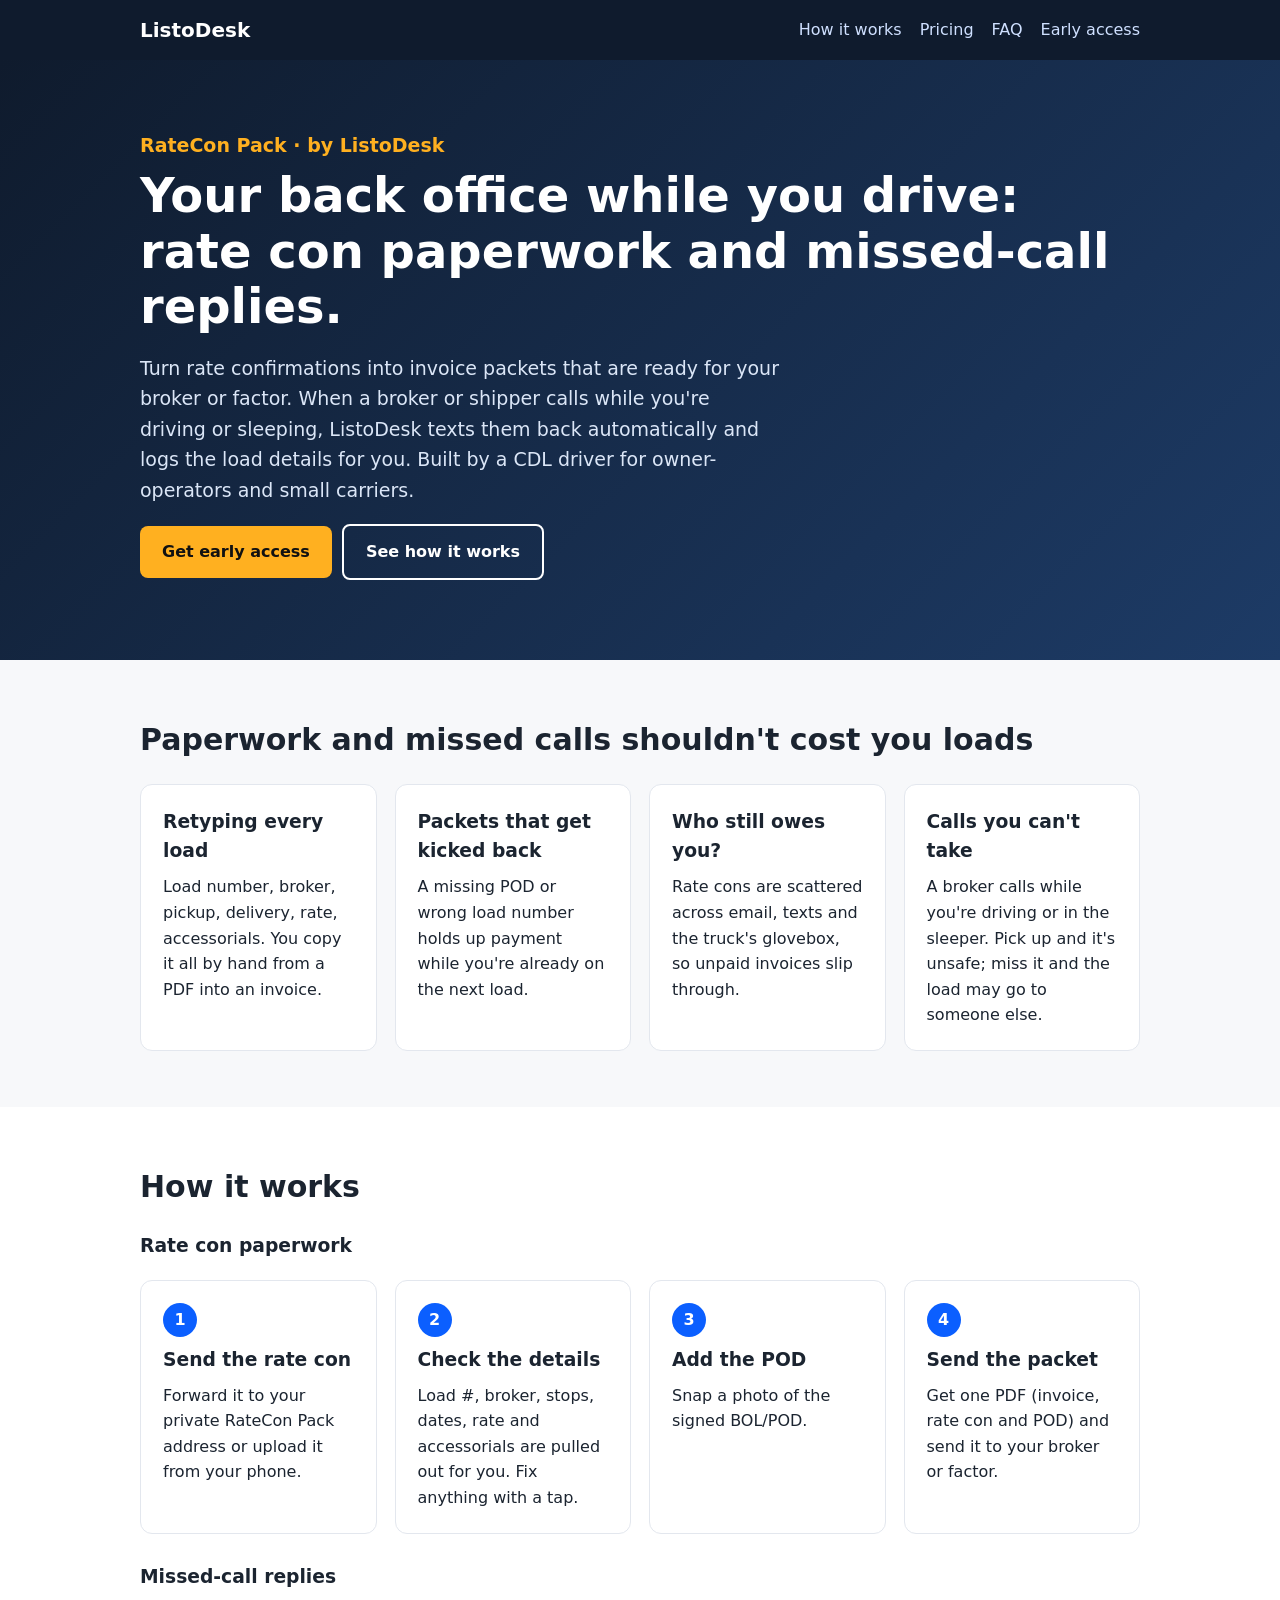
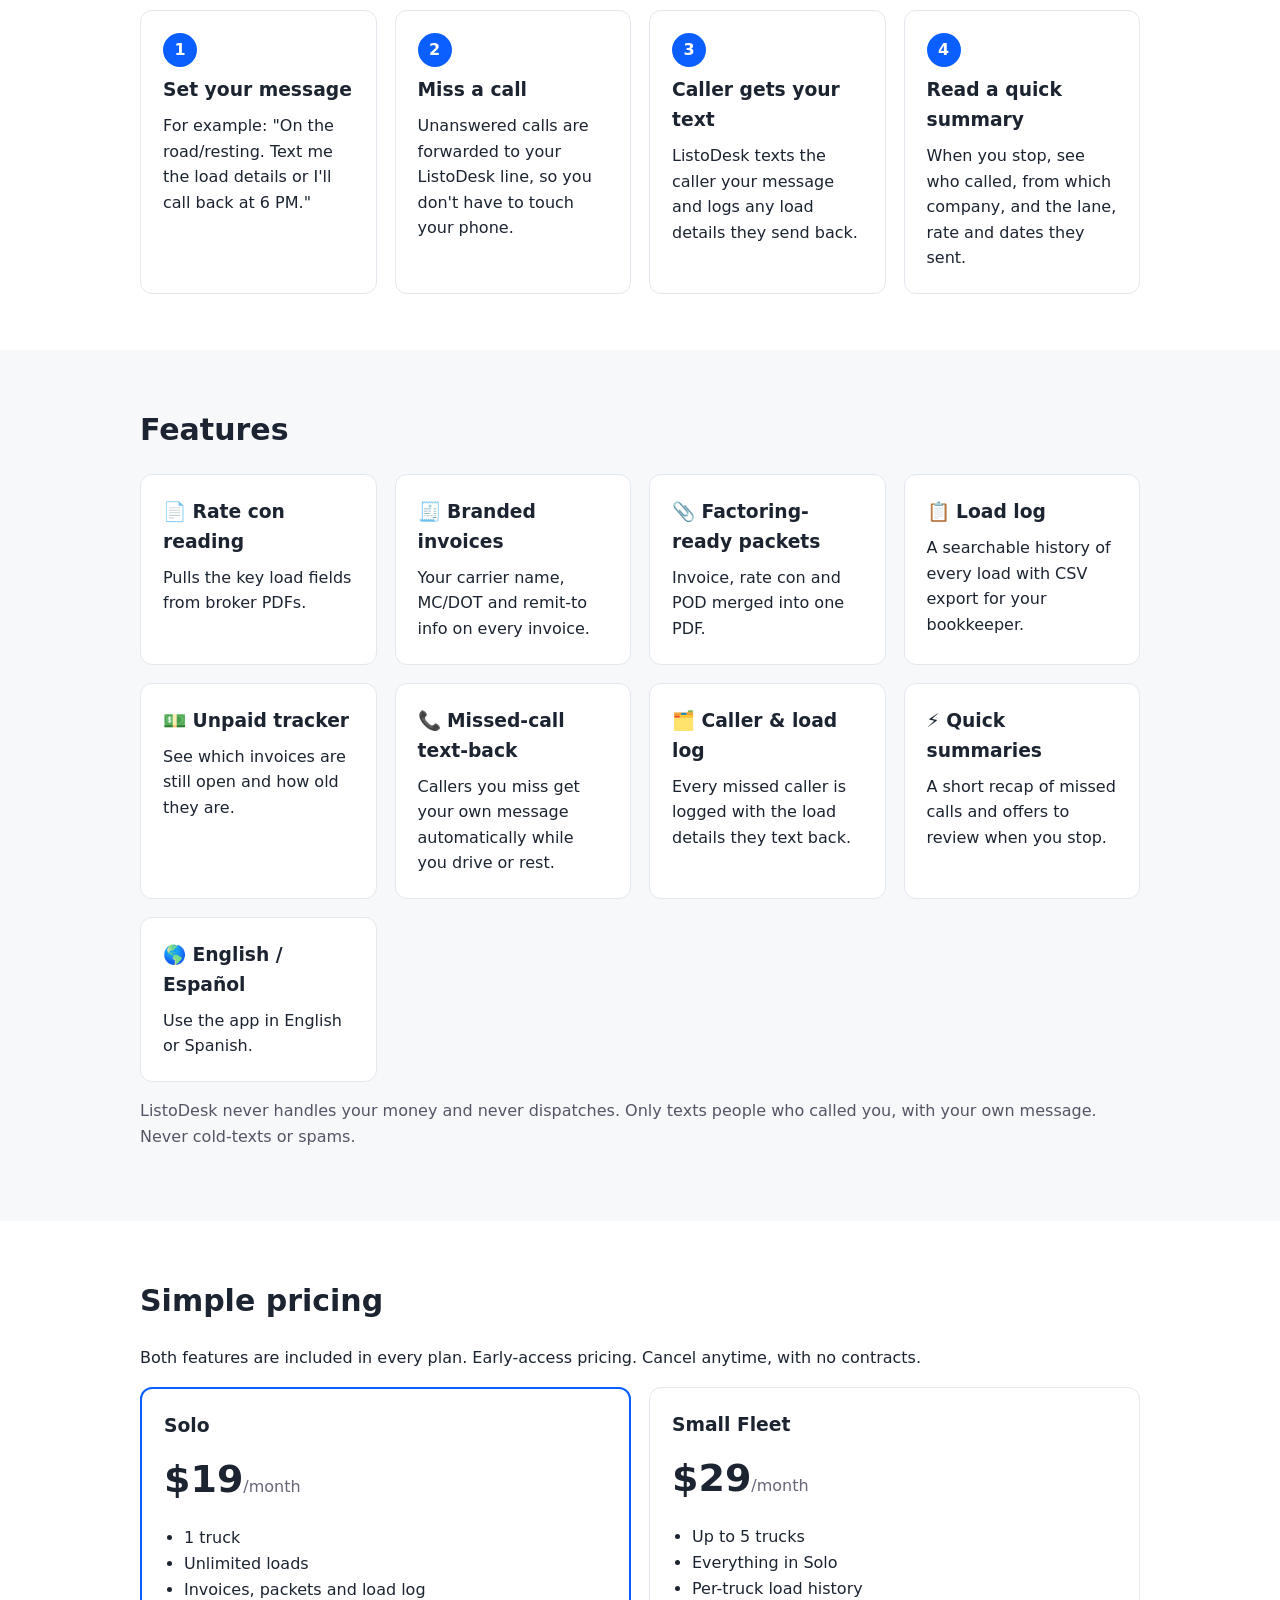
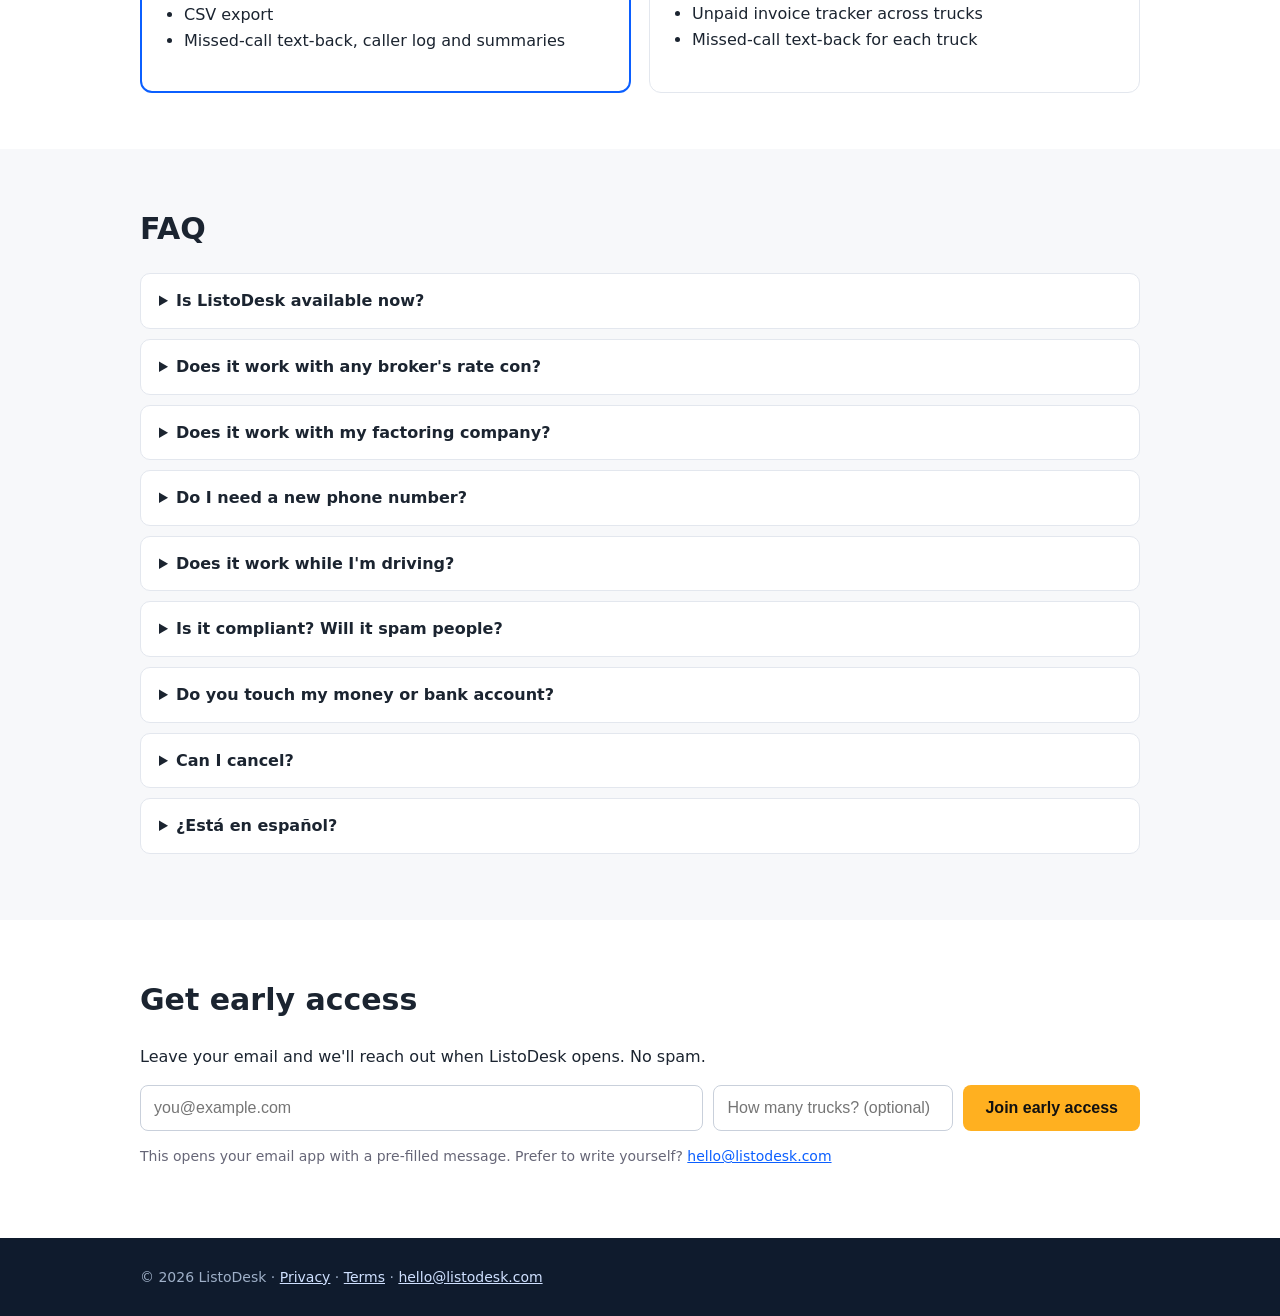
<file: index.html>
<!doctype html><html lang="en"><head><meta charset="utf-8"><meta name="viewport" content="width=device-width,initial-scale=1"><link rel="stylesheet" href="style.css"><title>ListoDesk: rate con paperwork and missed-call replies for owner-operators</title><meta name="description" content="ListoDesk turns rate confirmations into invoice packets and automatically texts back brokers and shippers you miss while driving or resting. Built for owner-operators and small carriers."></head><body><header><div class="w"><nav><b>ListoDesk</b><a href="index.html#how">How it works</a><a href="index.html#pricing">Pricing</a><a href="index.html#faq">FAQ</a><a href="index.html#early">Early access</a></nav></div></header>
<div class="hero"><div class="w"><p style="margin:0 0 8px;color:#ffb020;font-weight:700">RateCon Pack · by ListoDesk</p><h1>Your back office while you drive: rate con paperwork and missed-call replies.</h1><p>Turn rate confirmations into invoice packets that are ready for your broker or factor. When a broker or shipper calls while you're driving or sleeping, ListoDesk texts them back automatically and logs the load details for you. Built by a CDL driver for owner-operators and small carriers.</p><a class="btn" href="#early">Get early access</a><a class="btn o" href="#how">See how it works</a></div></div>
<section><div class="w"><h2>Paperwork and missed calls shouldn't cost you loads</h2><div class="g">
<div class="c"><h3>Retyping every load</h3>Load number, broker, pickup, delivery, rate, accessorials. You copy it all by hand from a PDF into an invoice.</div>
<div class="c"><h3>Packets that get kicked back</h3>A missing POD or wrong load number holds up payment while you're already on the next load.</div>
<div class="c"><h3>Who still owes you?</h3>Rate cons are scattered across email, texts and the truck's glovebox, so unpaid invoices slip through.</div>
<div class="c"><h3>Calls you can't take</h3>A broker calls while you're driving or in the sleeper. Pick up and it's unsafe; miss it and the load may go to someone else.</div></div></div></section>
<section class="alt" id="how"><div class="w"><h2>How it works</h2><h3>Rate con paperwork</h3><div class="g">
<div class="c"><span class="n">1</span><h3>Send the rate con</h3>Forward it to your private RateCon Pack address or upload it from your phone.</div>
<div class="c"><span class="n">2</span><h3>Check the details</h3>Load #, broker, stops, dates, rate and accessorials are pulled out for you. Fix anything with a tap.</div>
<div class="c"><span class="n">3</span><h3>Add the POD</h3>Snap a photo of the signed BOL/POD.</div>
<div class="c"><span class="n">4</span><h3>Send the packet</h3>Get one PDF (invoice, rate con and POD) and send it to your broker or factor.</div></div>
<h3 style="margin-top:28px">Missed-call replies</h3><div class="g">
<div class="c"><span class="n">1</span><h3>Set your message</h3>For example: "On the road/resting. Text me the load details or I'll call back at 6 PM."</div>
<div class="c"><span class="n">2</span><h3>Miss a call</h3>Unanswered calls are forwarded to your ListoDesk line, so you don't have to touch your phone.</div>
<div class="c"><span class="n">3</span><h3>Caller gets your text</h3>ListoDesk texts the caller your message and logs any load details they send back.</div>
<div class="c"><span class="n">4</span><h3>Read a quick summary</h3>When you stop, see who called, from which company, and the lane, rate and dates they sent.</div></div></div></section>
<section><div class="w"><h2>Features</h2><div class="g">
<div class="c"><h3>📄 Rate con reading</h3>Pulls the key load fields from broker PDFs.</div>
<div class="c"><h3>🧾 Branded invoices</h3>Your carrier name, MC/DOT and remit-to info on every invoice.</div>
<div class="c"><h3>📎 Factoring-ready packets</h3>Invoice, rate con and POD merged into one PDF.</div>
<div class="c"><h3>📋 Load log</h3>A searchable history of every load with CSV export for your bookkeeper.</div>
<div class="c"><h3>💵 Unpaid tracker</h3>See which invoices are still open and how old they are.</div>
<div class="c"><h3>📞 Missed-call text-back</h3>Callers you miss get your own message automatically while you drive or rest.</div>
<div class="c"><h3>🗂️ Caller &amp; load log</h3>Every missed caller is logged with the load details they text back.</div>
<div class="c"><h3>⚡ Quick summaries</h3>A short recap of missed calls and offers to review when you stop.</div>
<div class="c"><h3>🌎 English / Español</h3>Use the app in English or Spanish.</div></div>
<p style="color:#556">ListoDesk never handles your money and never dispatches. Only texts people who called you, with your own message. Never cold-texts or spams.</p></div></section>
<section class="alt" id="pricing"><div class="w"><h2>Simple pricing</h2><p>Both features are included in every plan. Early-access pricing. Cancel anytime, with no contracts.</p><div class="g">
<div class="c hl"><h3>Solo</h3><div class="price">$19<small>/month</small></div><ul><li>1 truck</li><li>Unlimited loads</li><li>Invoices, packets and load log</li><li>CSV export</li><li>Missed-call text-back, caller log and summaries</li></ul></div>
<div class="c"><h3>Small Fleet</h3><div class="price">$29<small>/month</small></div><ul><li>Up to 5 trucks</li><li>Everything in Solo</li><li>Per-truck load history</li><li>Unpaid invoice tracker across trucks</li><li>Missed-call text-back for each truck</li></ul></div></div></div></section>
<section id="faq"><div class="w"><h2>FAQ</h2>
<details><summary>Is ListoDesk available now?</summary>We're opening early access. Join the list and we'll email you when your spot is ready.</details>
<details><summary>Does it work with any broker's rate con?</summary>It's built for standard broker rate confirmation PDFs. You can always review and correct the fields before the invoice is made.</details>
<details><summary>Does it work with my factoring company?</summary>The packet is a standard PDF (invoice, rate con and POD) that you send wherever you normally submit. We don't connect to your factor's account.</details>
<details><summary>Do I need a new phone number?</summary>No. You keep your number. Your phone forwards calls you don't answer to your ListoDesk line, which sends your reply text and logs the details.</details>
<details><summary>Does it work while I'm driving?</summary>Yes, hands-free. Replies go out automatically, so you don't need to touch your phone until you stop.</details>
<details><summary>Is it compliant? Will it spam people?</summary>It only texts people who just called you, and only with the message you write. It never cold-texts or sends marketing. Anyone can reply STOP to stop getting texts.</details>
<details><summary>Do you touch my money or bank account?</summary>No. RateCon Pack builds paperwork only. Payments go from your broker or factor directly to you.</details>
<details><summary>Can I cancel?</summary>Yes, anytime. No contracts.</details>
<details><summary>¿Está en español?</summary>Sí. La aplicación funciona en inglés y en español.</details></div></section>
<section class="alt" id="early"><div class="w"><h2>Get early access</h2><p>Leave your email and we'll reach out when ListoDesk opens. No spam.</p>
<form id="wl" onsubmit="event.preventDefault();location.href='mailto:hello@listodesk.com?subject='+encodeURIComponent('RateCon Pack early access')+'&body='+encodeURIComponent('Please add me to ListoDesk early access: '+this.email.value+'\nTrucks: '+this.trucks.value);"><input type="email" name="email" required placeholder="you@example.com"><input name="trucks" placeholder="How many trucks? (optional)" style="max-width:240px"><button class="btn">Join early access</button></form>
<p style="font-size:14px;color:#667">This opens your email app with a pre-filled message. Prefer to write yourself? <a href="mailto:hello@listodesk.com">hello@listodesk.com</a></p></div></section>
<footer><div class="w">© 2026 ListoDesk · <a href="privacy.html">Privacy</a> · <a href="terms.html">Terms</a> · <a href="mailto:hello@listodesk.com">hello@listodesk.com</a></div></footer></body></html>
</file>
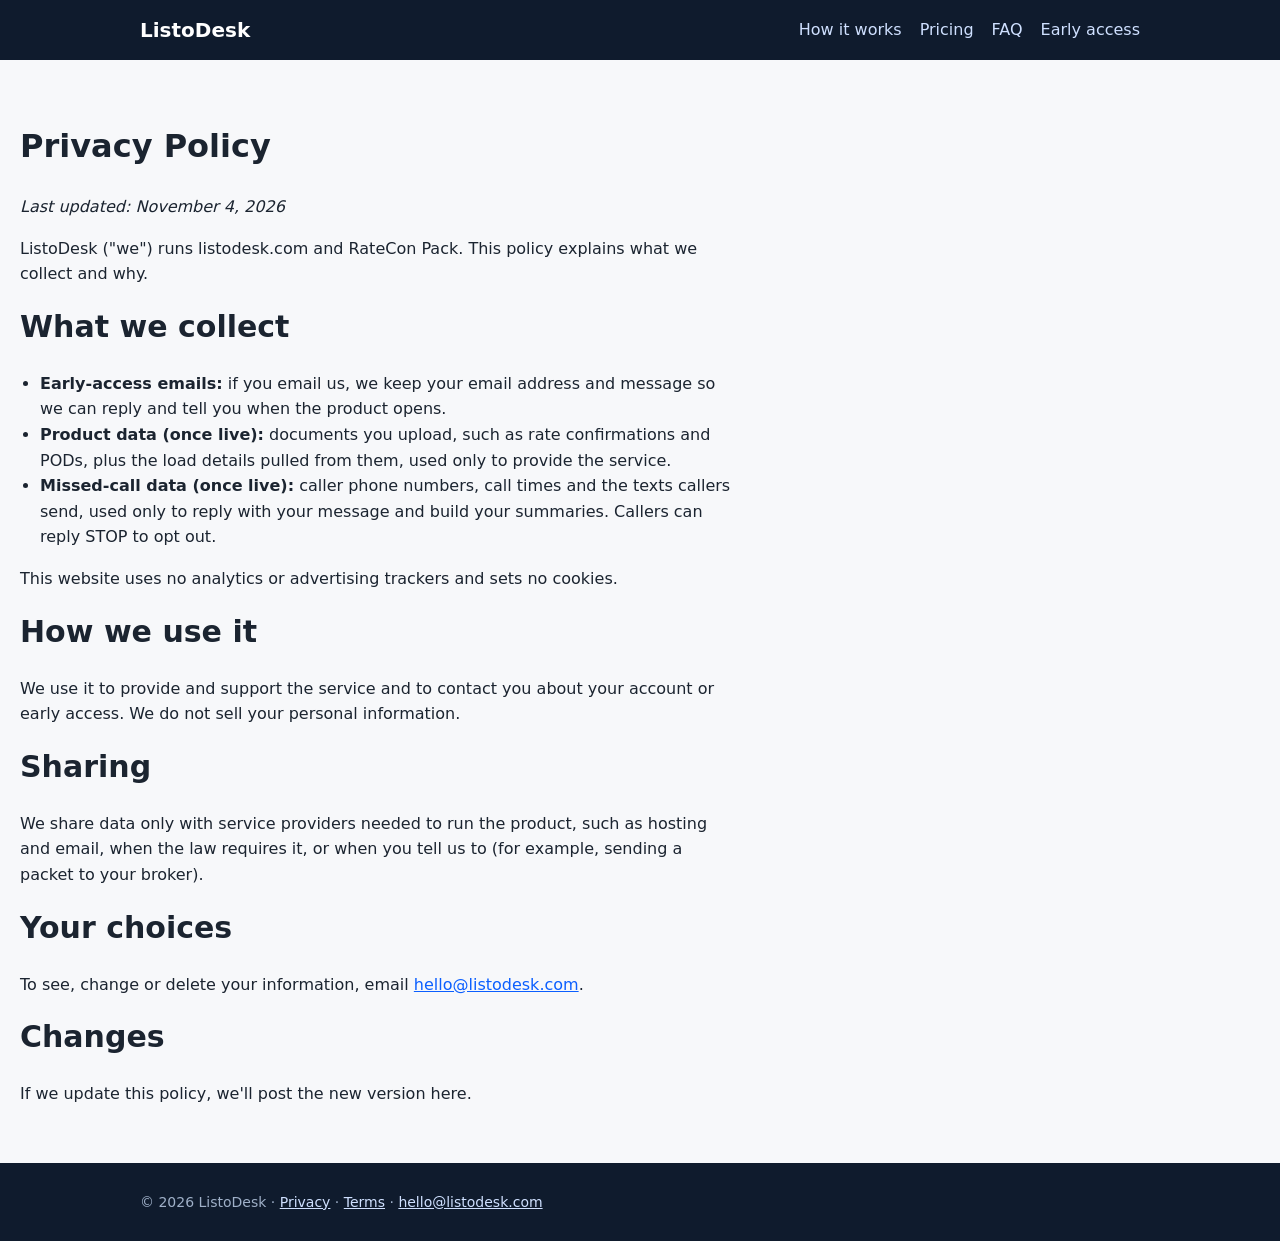
<file: privacy.html>
<!doctype html><html lang="en"><head><meta charset="utf-8"><meta name="viewport" content="width=device-width,initial-scale=1"><link rel="stylesheet" href="style.css"><title>Privacy Policy · ListoDesk</title></head><body><header><div class="w"><nav><b>ListoDesk</b><a href="index.html#how">How it works</a><a href="index.html#pricing">Pricing</a><a href="index.html#faq">FAQ</a><a href="index.html#early">Early access</a></nav></div></header><main class="doc"><h1>Privacy Policy</h1><p><em>Last updated: November 4, 2026</em></p>
<p>ListoDesk ("we") runs listodesk.com and RateCon Pack. This policy explains what we collect and why.</p>
<h2>What we collect</h2><ul><li><b>Early-access emails:</b> if you email us, we keep your email address and message so we can reply and tell you when the product opens.</li><li><b>Product data (once live):</b> documents you upload, such as rate confirmations and PODs, plus the load details pulled from them, used only to provide the service.</li><li><b>Missed-call data (once live):</b> caller phone numbers, call times and the texts callers send, used only to reply with your message and build your summaries. Callers can reply STOP to opt out.</li></ul>
<p>This website uses no analytics or advertising trackers and sets no cookies.</p>
<h2>How we use it</h2><p>We use it to provide and support the service and to contact you about your account or early access. We do not sell your personal information.</p>
<h2>Sharing</h2><p>We share data only with service providers needed to run the product, such as hosting and email, when the law requires it, or when you tell us to (for example, sending a packet to your broker).</p>
<h2>Your choices</h2><p>To see, change or delete your information, email <a href="mailto:hello@listodesk.com">hello@listodesk.com</a>.</p>
<h2>Changes</h2><p>If we update this policy, we'll post the new version here.</p></main><footer><div class="w">© 2026 ListoDesk · <a href="privacy.html">Privacy</a> · <a href="terms.html">Terms</a> · <a href="mailto:hello@listodesk.com">hello@listodesk.com</a></div></footer></body></html>
</file>
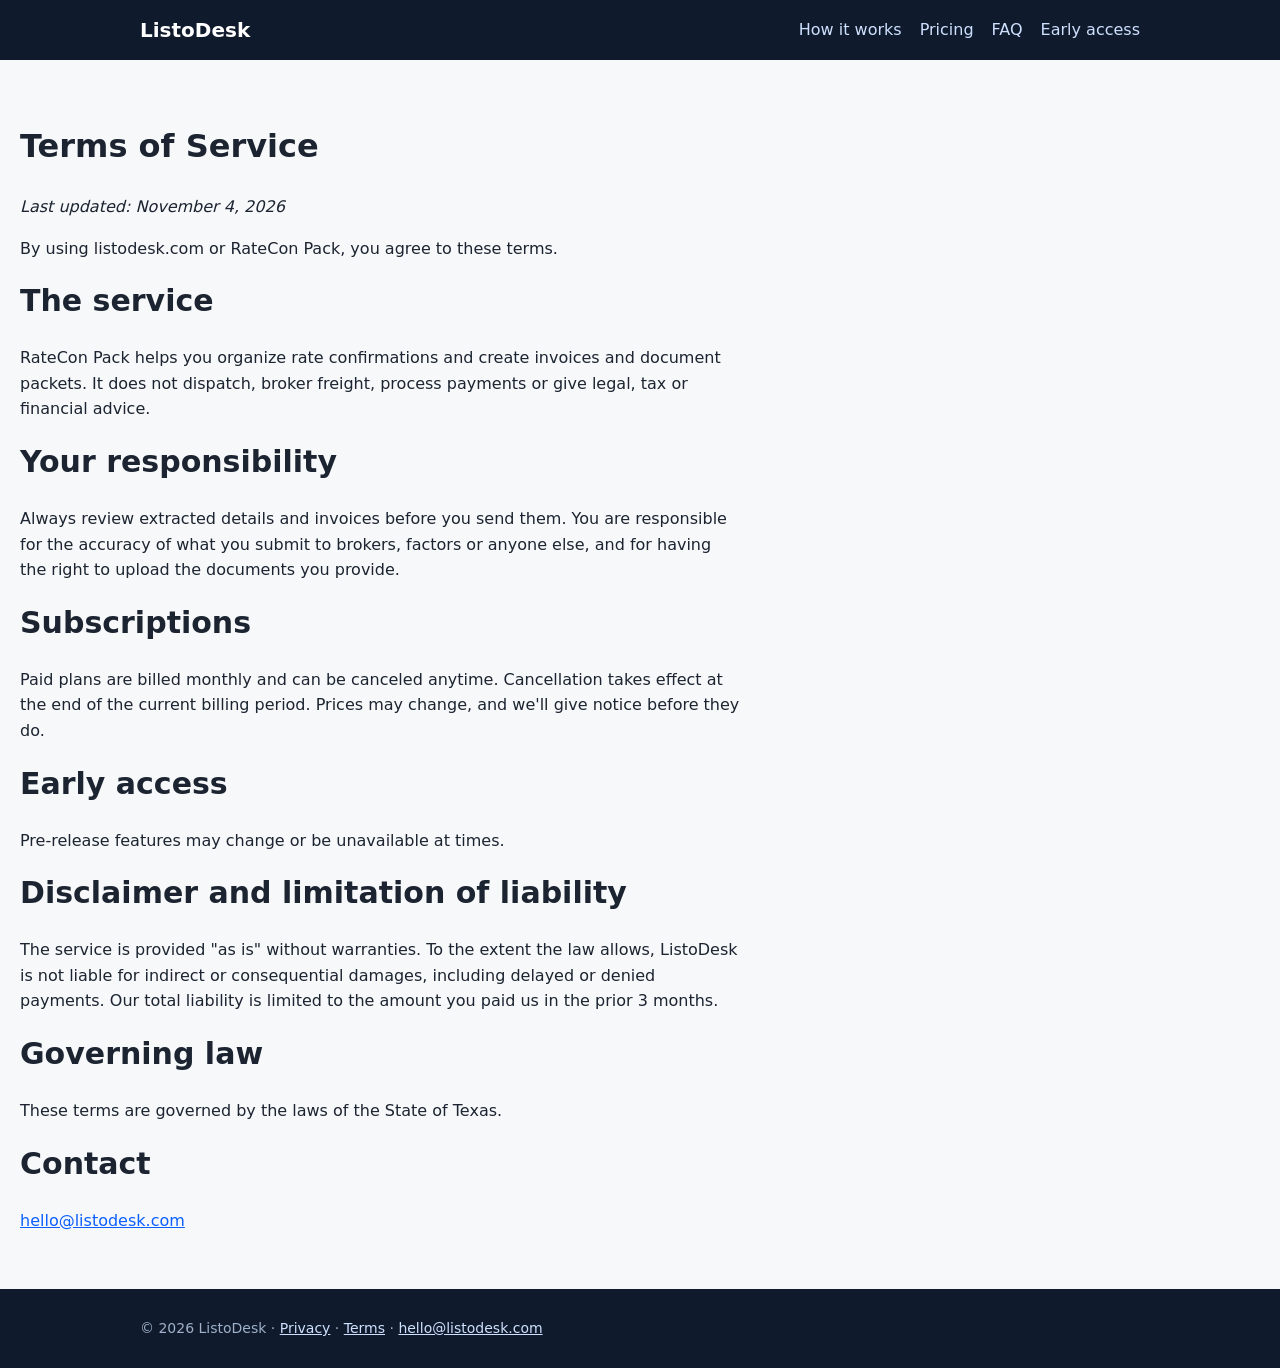
<file: terms.html>
<!doctype html><html lang="en"><head><meta charset="utf-8"><meta name="viewport" content="width=device-width,initial-scale=1"><link rel="stylesheet" href="style.css"><title>Terms of Service · ListoDesk</title></head><body><header><div class="w"><nav><b>ListoDesk</b><a href="index.html#how">How it works</a><a href="index.html#pricing">Pricing</a><a href="index.html#faq">FAQ</a><a href="index.html#early">Early access</a></nav></div></header><main class="doc"><h1>Terms of Service</h1><p><em>Last updated: November 4, 2026</em></p>
<p>By using listodesk.com or RateCon Pack, you agree to these terms.</p>
<h2>The service</h2><p>RateCon Pack helps you organize rate confirmations and create invoices and document packets. It does not dispatch, broker freight, process payments or give legal, tax or financial advice.</p>
<h2>Your responsibility</h2><p>Always review extracted details and invoices before you send them. You are responsible for the accuracy of what you submit to brokers, factors or anyone else, and for having the right to upload the documents you provide.</p>
<h2>Subscriptions</h2><p>Paid plans are billed monthly and can be canceled anytime. Cancellation takes effect at the end of the current billing period. Prices may change, and we'll give notice before they do.</p>
<h2>Early access</h2><p>Pre-release features may change or be unavailable at times.</p>
<h2>Disclaimer and limitation of liability</h2><p>The service is provided "as is" without warranties. To the extent the law allows, ListoDesk is not liable for indirect or consequential damages, including delayed or denied payments. Our total liability is limited to the amount you paid us in the prior 3 months.</p>
<h2>Governing law</h2><p>These terms are governed by the laws of the State of Texas.</p>
<h2>Contact</h2><p><a href="mailto:hello@listodesk.com">hello@listodesk.com</a></p></main><footer><div class="w">© 2026 ListoDesk · <a href="privacy.html">Privacy</a> · <a href="terms.html">Terms</a> · <a href="mailto:hello@listodesk.com">hello@listodesk.com</a></div></footer></body></html>
</file>
<file: style.css>
*{box-sizing:border-box}body{margin:0;font:16px/1.6 system-ui,-apple-system,Segoe UI,Roboto,sans-serif;color:#1b2430;background:#f7f8fa}
a{color:#0b5fff}.w{max-width:1040px;margin:0 auto;padding:0 20px}
header{background:#0f1b2d;color:#fff}nav{display:flex;align-items:center;gap:18px;padding:14px 0;flex-wrap:wrap}nav b{font-size:20px;margin-right:auto}nav a{color:#cfe0ff;text-decoration:none}
.hero{background:linear-gradient(135deg,#0f1b2d,#1d3b66);color:#fff;padding:70px 0 80px}.hero h1{font-size:clamp(30px,5vw,48px);line-height:1.15;margin:0 0 16px}.hero p{font-size:19px;max-width:640px;color:#dbe6f7}
.btn{display:inline-block;background:#ffb020;color:#111;font-weight:700;padding:13px 22px;border-radius:8px;text-decoration:none;border:0;font-size:16px;cursor:pointer}.btn.o{background:transparent;color:#fff;border:2px solid #fff;margin-left:10px}
section{padding:56px 0}h2{font-size:30px;margin:0 0 20px}.g{display:grid;grid-template-columns:repeat(auto-fit,minmax(230px,1fr));gap:18px}
.c{background:#fff;border:1px solid #e3e7ee;border-radius:12px;padding:22px}.c h3{margin:0 0 8px}.n{display:inline-block;width:34px;height:34px;border-radius:50%;background:#0b5fff;color:#fff;text-align:center;line-height:34px;font-weight:700;margin-bottom:8px}
.price{font-size:38px;font-weight:800}.price small{font-size:16px;font-weight:400;color:#667}.hl{border:2px solid #0b5fff}ul{padding-left:20px}
details{background:#fff;border:1px solid #e3e7ee;border-radius:10px;padding:14px 18px;margin-bottom:10px}summary{font-weight:600;cursor:pointer}
form{display:flex;gap:10px;flex-wrap:wrap}input{flex:1;min-width:220px;padding:13px;border:1px solid #c9d0db;border-radius:8px;font-size:16px}
footer{background:#0f1b2d;color:#9fb0c8;padding:28px 0;font-size:14px}footer a{color:#cfe0ff}.alt{background:#fff}.doc{max-width:760px;padding:40px 20px}
@media(max-width:560px){.btn.o{margin:10px 0 0}}
</file>
